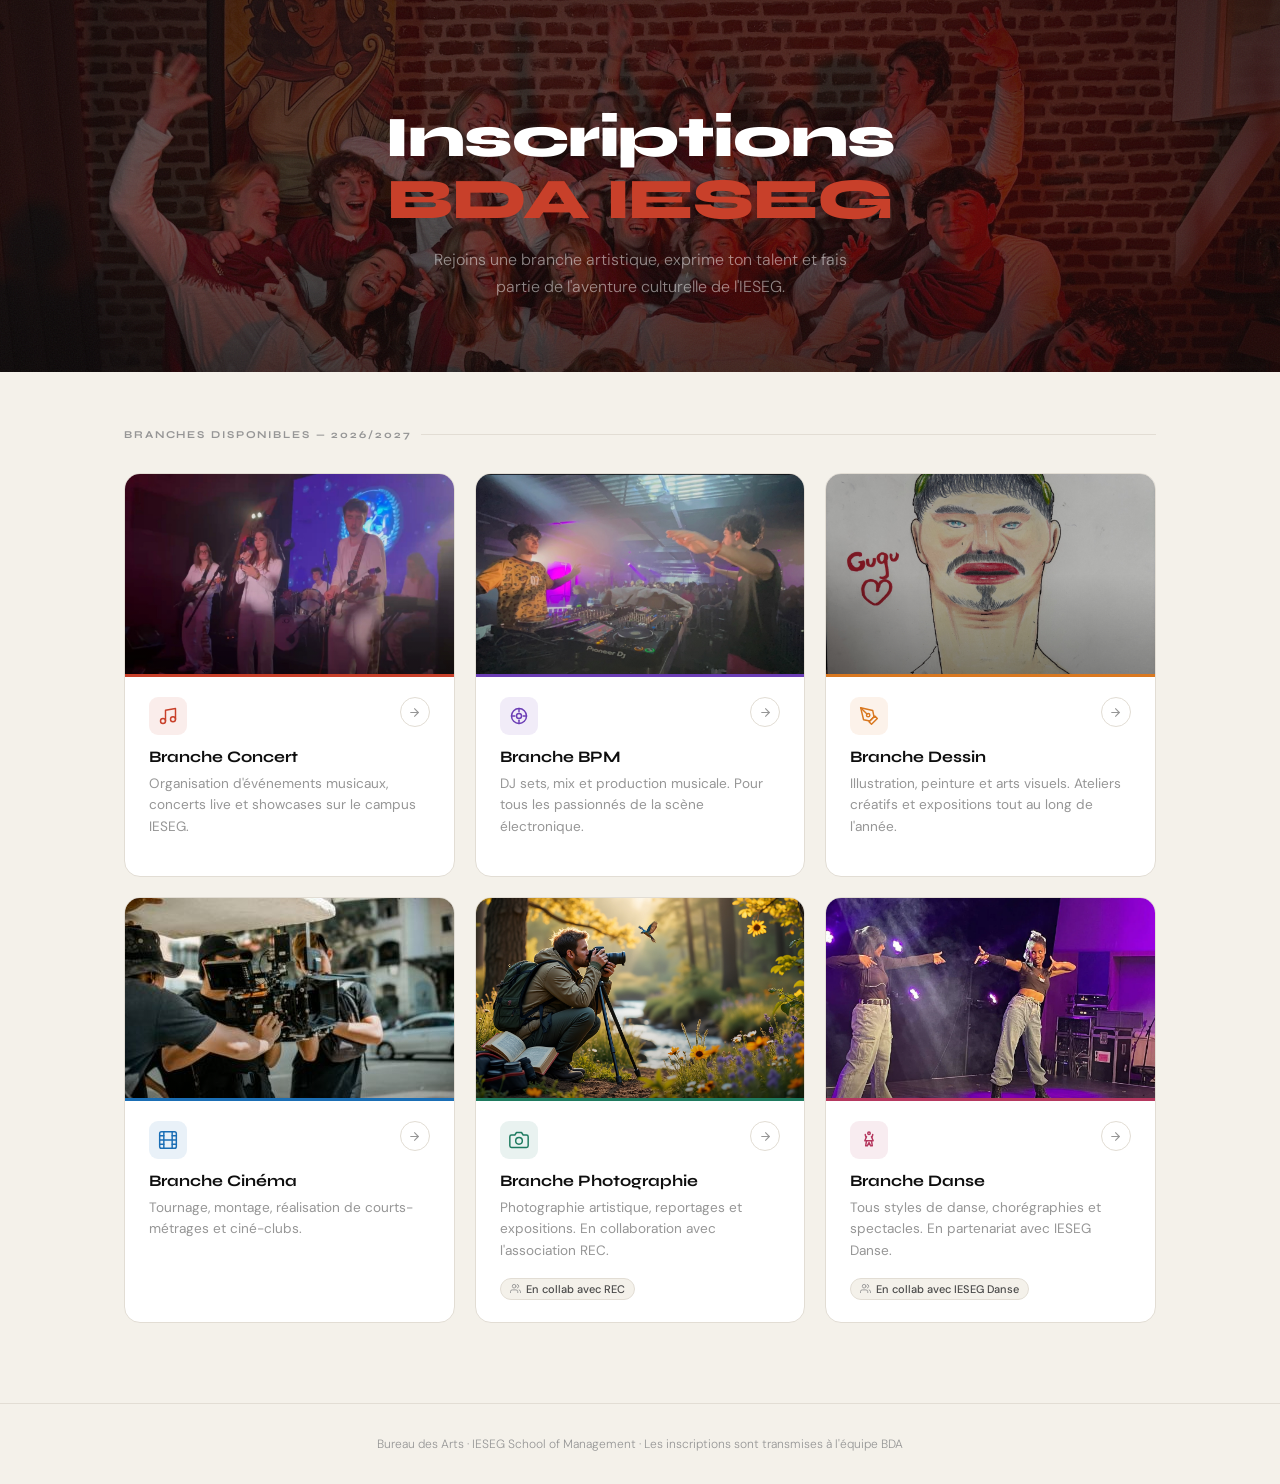
<file: index.html>
<!DOCTYPE html>
<html lang="fr">
<head>
  <meta charset="UTF-8">
  <meta name="viewport" content="width=device-width, initial-scale=1.0">
  <title>BDA IESEG — Inscriptions</title>
  <link href="https://fonts.googleapis.com/css2?family=Syne:wght@400;600;700;800&family=DM+Sans:ital,wght@0,300;0,400;0,500;1,300&display=swap" rel="stylesheet">
  <link rel="stylesheet" href="style.css">
</head>
<body>

<header>
  <div class="header-bg"></div>
  <div class="header-overlay"></div>
  <div class="header-noise"></div>
  <div class="header-line"></div>
  <h1>Inscriptions<br><em>BDA IESEG</em></h1>
  <p>Rejoins une branche artistique, exprime ton talent et fais partie de l'aventure culturelle de l'IESEG.</p>
</header>

<main>
  <div class="section-label">Branches disponibles — 2026/2027</div>
  <div class="branches-grid" id="branches-grid"></div>
</main>

<footer>Bureau des Arts · IESEG School of Management · Les inscriptions sont transmises à l'équipe BDA</footer>

<script src="branches-data.js"></script>
<script src="main.js"></script>
</body>
</html>
</file>
<file: style.css>
*, *::before, *::after {
  box-sizing: border-box;
  margin: 0;
  padding: 0;
}

:root {
  --ink:     #0e0e0e;
  --ink2:    #4a4a4a;
  --ink3:    #969696;
  --bg:      #f4f1ea;
  --surface: #ffffff;
  --border:  #e2ddd4;
  --radius:  12px;
}

html { scroll-behavior: smooth; }

body {
  font-family: 'DM Sans', sans-serif;
  background: var(--bg);
  color: var(--ink);
  min-height: 100vh;
}

/* ── HEADER ── */
header {
  background: #0e0e0e;
  color: #fff;
  padding: 5rem 2rem 4.5rem;
  text-align: center;
  position: relative;
  overflow: hidden;
}

.header-bg {
  position: absolute;
  inset: 0;
  background-image: url('hero.jpeg');
  background-size: cover;
  background-position: center 30%;
  pointer-events: none;
}

.header-overlay {
  position: absolute;
  inset: 0;
  background: linear-gradient(to bottom, rgba(10,5,5,0.72) 0%, rgba(10,5,5,0.62) 60%, rgba(10,5,5,0.78) 100%);
  pointer-events: none;
}

.header-noise {
  position: absolute;
  inset: 0;
  background-image: url("data:image/svg+xml,%3Csvg viewBox='0 0 200 200' xmlns='http://www.w3.org/2000/svg'%3E%3Cfilter id='n'%3E%3CfeTurbulence type='fractalNoise' baseFrequency='0.75' numOctaves='4' stitchTiles='stitch'/%3E%3C/filter%3E%3Crect width='100%25' height='100%25' filter='url(%23n)' opacity='0.06'/%3E%3C/svg%3E");
  background-size: 200px;
  pointer-events: none;
}

.header-line {
  width: 40px;
  height: 3px;
  background: #c8402a;
  margin: 0 auto 1.5rem;
  border-radius: 2px;
}

header h1 {
  font-family: 'Syne', sans-serif;
  font-size: clamp(2.2rem, 5vw, 3.6rem);
  font-weight: 800;
  line-height: 1.08;
  letter-spacing: -0.02em;
  margin-bottom: 1rem;
  position: relative;
  z-index: 1;
}

header h1 em {
  font-style: normal;
  color: #c8402a;
}

header p {
  font-size: 1rem;
  color: rgba(255, 255, 255, 0.5);
  max-width: 460px;
  margin: 0 auto;
  font-weight: 300;
  position: relative;
  z-index: 1;
  line-height: 1.65;
}

/* ── MAIN ── */
main {
  max-width: 1080px;
  margin: 0 auto;
  padding: 3.5rem 1.5rem 5rem;
}

.section-label {
  font-family: 'Syne', sans-serif;
  font-size: 10.5px;
  font-weight: 700;
  letter-spacing: 0.18em;
  text-transform: uppercase;
  color: var(--ink3);
  margin-bottom: 2rem;
  display: flex;
  align-items: center;
  gap: 10px;
}

.section-label::after {
  content: '';
  flex: 1;
  height: 1px;
  background: var(--border);
}

/* ── GRID ── */
.branches-grid {
  display: grid;
  grid-template-columns: repeat(auto-fill, minmax(320px, 1fr));
  gap: 1.25rem;
}

.branch-card {
  background: var(--surface);
  border: 1px solid var(--border);
  border-radius: 16px;
  cursor: pointer;
  transition: transform 0.22s ease, box-shadow 0.22s ease, border-color 0.22s ease;
  display: flex;
  flex-direction: column;
  animation: fadeUp 0.4s ease both;
  overflow: hidden;
  text-decoration: none;
  color: inherit;
}

.branch-card:nth-child(1) { animation-delay: 0.05s; }
.branch-card:nth-child(2) { animation-delay: 0.10s; }
.branch-card:nth-child(3) { animation-delay: 0.15s; }
.branch-card:nth-child(4) { animation-delay: 0.20s; }
.branch-card:nth-child(5) { animation-delay: 0.25s; }
.branch-card:nth-child(6) { animation-delay: 0.30s; }

@keyframes fadeUp {
  from { opacity: 0; transform: translateY(16px); }
  to   { opacity: 1; transform: translateY(0); }
}

.branch-card:hover {
  transform: translateY(-5px);
  box-shadow: 0 16px 40px rgba(0, 0, 0, 0.12);
  border-color: var(--card-color);
}

/* Photo zone */
.card-photo {
  width: 100%;
  height: 200px;
  overflow: hidden;
  position: relative;
  flex-shrink: 0;
}

.card-photo img {
  width: 100%;
  height: 100%;
  object-fit: cover;
  object-position: center;
  transition: transform 0.4s ease;
  display: block;
}

.branch-card:hover .card-photo img {
  transform: scale(1.05);
}

.card-photo-overlay {
  position: absolute;
  inset: 0;
  background: linear-gradient(to top, rgba(0,0,0,0.3) 0%, transparent 50%);
}

.card-accent {
  height: 3px;
  background: var(--card-color);
  width: 100%;
  flex-shrink: 0;
}

.card-body {
  padding: 1.25rem 1.5rem 1.4rem;
  display: flex;
  flex-direction: column;
  flex: 1;
}

.card-top {
  display: flex;
  align-items: flex-start;
  justify-content: space-between;
  margin-bottom: 0.75rem;
}

.card-icon {
  width: 38px;
  height: 38px;
  border-radius: 9px;
  display: flex;
  align-items: center;
  justify-content: center;
  flex-shrink: 0;
}

.card-icon svg {
  width: 20px;
  height: 20px;
  stroke-width: 1.75;
  stroke-linecap: round;
  stroke-linejoin: round;
  fill: none;
}

.card-arrow {
  width: 30px;
  height: 30px;
  border: 1px solid var(--border);
  border-radius: 50%;
  display: flex;
  align-items: center;
  justify-content: center;
  transition: background 0.15s, border-color 0.15s, transform 0.15s;
  flex-shrink: 0;
}

.card-arrow svg {
  width: 13px;
  height: 13px;
  fill: none;
  stroke: var(--ink3);
  stroke-width: 2;
  stroke-linecap: round;
  stroke-linejoin: round;
  transition: stroke 0.15s;
}

.branch-card:hover .card-arrow {
  background: var(--card-color);
  border-color: var(--card-color);
  transform: rotate(-45deg);
}

.branch-card:hover .card-arrow svg {
  stroke: #fff;
}

.branch-name {
  font-family: 'Syne', sans-serif;
  font-size: 1rem;
  font-weight: 700;
  margin-bottom: 0.4rem;
  color: var(--ink);
}

.branch-desc {
  font-size: 0.85rem;
  color: var(--ink3);
  line-height: 1.6;
  flex: 1;
  margin-bottom: 1rem;
}

.branch-collab {
  display: inline-flex;
  align-items: center;
  gap: 5px;
  font-size: 11px;
  font-weight: 500;
  color: var(--ink2);
  background: var(--bg);
  border: 1px solid var(--border);
  padding: 3px 9px;
  border-radius: 100px;
  width: fit-content;
}

.branch-collab svg {
  width: 11px;
  height: 11px;
  fill: none;
  stroke: var(--ink3);
  stroke-width: 2;
  stroke-linecap: round;
  stroke-linejoin: round;
}

/* ── MODAL ── */
.modal-overlay {
  display: none;
  position: fixed;
  inset: 0;
  background: rgba(8, 8, 12, 0.6);
  z-index: 900;
  align-items: center;
  justify-content: center;
  padding: 1rem;
}

.modal-overlay.active {
  display: flex;
}

.modal {
  background: var(--surface);
  border-radius: 18px;
  width: 100%;
  max-width: 460px;
  padding: 2.25rem 2.25rem 2rem;
  position: relative;
  animation: modalIn 0.22s ease;
  max-height: 90vh;
  overflow-y: auto;
}

@keyframes modalIn {
  from { opacity: 0; transform: scale(0.96) translateY(12px); }
  to   { opacity: 1; transform: scale(1) translateY(0); }
}

.modal-close {
  position: absolute;
  top: 1.25rem;
  right: 1.25rem;
  background: var(--bg);
  border: 1px solid var(--border);
  width: 34px;
  height: 34px;
  border-radius: 50%;
  cursor: pointer;
  display: flex;
  align-items: center;
  justify-content: center;
  transition: background 0.15s;
}

.modal-close:hover { background: var(--border); }

.modal-close svg {
  width: 14px;
  height: 14px;
  fill: none;
  stroke: var(--ink2);
  stroke-width: 2.5;
  stroke-linecap: round;
}

.modal-header {
  margin-bottom: 1.75rem;
  padding-right: 2rem;
}

.modal-tag {
  display: inline-flex;
  align-items: center;
  gap: 6px;
  font-size: 11px;
  font-weight: 700;
  font-family: 'Syne', sans-serif;
  letter-spacing: 0.1em;
  text-transform: uppercase;
  padding: 4px 11px;
  border-radius: 100px;
  margin-bottom: 0.85rem;
}

.modal-tag svg {
  width: 12px;
  height: 12px;
  fill: none;
  stroke-width: 2;
  stroke-linecap: round;
  stroke-linejoin: round;
}

.modal h2 {
  font-family: 'Syne', sans-serif;
  font-size: 1.4rem;
  font-weight: 800;
  letter-spacing: -0.02em;
  margin-bottom: 0.3rem;
}

.modal-subtitle {
  font-size: 0.875rem;
  color: var(--ink3);
  font-weight: 300;
}

/* ── FORM ── */
.form-group {
  margin-bottom: 1rem;
}

.form-group label {
  display: flex;
  align-items: center;
  gap: 5px;
  font-size: 11.5px;
  font-weight: 600;
  font-family: 'Syne', sans-serif;
  letter-spacing: 0.07em;
  text-transform: uppercase;
  color: var(--ink2);
  margin-bottom: 0.45rem;
}

.form-group label svg {
  width: 13px;
  height: 13px;
  fill: none;
  stroke: var(--ink3);
  stroke-width: 2;
  stroke-linecap: round;
  stroke-linejoin: round;
}

.form-group input {
  width: 100%;
  padding: 0.72rem 1rem;
  border: 1.5px solid var(--border);
  border-radius: 9px;
  font-family: 'DM Sans', sans-serif;
  font-size: 0.92rem;
  color: var(--ink);
  background: #fafaf8;
  outline: none;
  transition: border-color 0.15s, box-shadow 0.15s, background 0.15s;
}

.form-group input::placeholder { color: var(--ink3); }

.form-group input:focus {
  border-color: var(--focus-color, #0e0e0e);
  background: #fff;
  box-shadow: 0 0 0 3px color-mix(in srgb, var(--focus-color, #0e0e0e) 10%, transparent);
}

.form-group input.error {
  border-color: #d94f4f;
  background: #fff8f8;
}

.form-error {
  display: none;
  font-size: 12px;
  color: #d94f4f;
  margin-top: 5px;
  align-items: center;
  gap: 4px;
}

.form-group input.error + .form-error {
  display: flex;
}

.form-error svg {
  width: 12px;
  height: 12px;
  fill: none;
  stroke: #d94f4f;
  stroke-width: 2;
  stroke-linecap: round;
  flex-shrink: 0;
}

.btn-submit {
  width: 100%;
  padding: 0.9rem;
  background: var(--submit-color, #0e0e0e);
  color: #fff;
  border: none;
  border-radius: 9px;
  font-family: 'Syne', sans-serif;
  font-size: 0.95rem;
  font-weight: 700;
  cursor: pointer;
  margin-top: 0.75rem;
  letter-spacing: 0.03em;
  transition: filter 0.15s, transform 0.1s;
  display: flex;
  align-items: center;
  justify-content: center;
  gap: 8px;
}

.btn-submit svg {
  width: 16px;
  height: 16px;
  fill: none;
  stroke: #fff;
  stroke-width: 2;
  stroke-linecap: round;
  stroke-linejoin: round;
}

.btn-submit:hover  { filter: brightness(1.1); }
.btn-submit:active { transform: scale(0.98); }
.btn-submit:disabled { opacity: 0.55; cursor: not-allowed; filter: none; }

/* Spinner */
.spinner {
  width: 16px;
  height: 16px;
  border: 2px solid rgba(255, 255, 255, 0.35);
  border-top-color: #fff;
  border-radius: 50%;
  animation: spin 0.7s linear infinite;
  display: none;
}

@keyframes spin { to { transform: rotate(360deg); } }

/* ── SUCCESS ── */
.success-screen {
  display: none;
  text-align: center;
  padding: 0.5rem 0 0.25rem;
}

.success-screen.active { display: block; }

.success-icon {
  width: 60px;
  height: 60px;
  border-radius: 50%;
  background: #eaf3de;
  display: flex;
  align-items: center;
  justify-content: center;
  margin: 0 auto 1.25rem;
}

.success-icon svg {
  width: 26px;
  height: 26px;
  fill: none;
  stroke: #3b6d11;
  stroke-width: 2.5;
  stroke-linecap: round;
  stroke-linejoin: round;
}

.success-screen h3 {
  font-family: 'Syne', sans-serif;
  font-size: 1.35rem;
  font-weight: 800;
  margin-bottom: 0.5rem;
}

.success-screen p {
  font-size: 0.875rem;
  color: var(--ink3);
  margin-bottom: 1.5rem;
  line-height: 1.6;
}

.success-screen strong { color: var(--ink2); }

.btn-done {
  padding: 0.75rem 2rem;
  background: var(--ink);
  color: #fff;
  border: none;
  border-radius: 9px;
  font-family: 'Syne', sans-serif;
  font-size: 0.9rem;
  font-weight: 700;
  cursor: pointer;
  transition: opacity 0.15s;
}

.btn-done:hover { opacity: 0.8; }

/* ── ERROR BANNER ── */
.error-banner {
  display: none;
  background: #fff8f8;
  border: 1px solid #f5c1c1;
  border-radius: 8px;
  padding: 0.75rem 1rem;
  font-size: 13px;
  color: #a32d2d;
  margin-top: 0.75rem;
  align-items: center;
  gap: 8px;
}

.error-banner.active { display: flex; }

.error-banner svg {
  width: 16px;
  height: 16px;
  fill: none;
  stroke: #a32d2d;
  stroke-width: 2;
  stroke-linecap: round;
  flex-shrink: 0;
}

/* ── FOOTER ── */
footer {
  text-align: center;
  padding: 2rem 1rem;
  font-size: 12px;
  color: var(--ink3);
  border-top: 1px solid var(--border);
  font-weight: 300;
}
</file>
<file: branche.css>
/* ── NAV ── */
.topnav {
  position: sticky;
  top: 0;
  z-index: 100;
  background: rgba(14, 14, 14, 0.92);
  backdrop-filter: blur(12px);
  -webkit-backdrop-filter: blur(12px);
  display: flex;
  align-items: center;
  justify-content: space-between;
  padding: 0.9rem 2rem;
  border-bottom: 1px solid rgba(255,255,255,0.07);
}

.back-link {
  display: inline-flex;
  align-items: center;
  gap: 7px;
  font-family: 'Syne', sans-serif;
  font-size: 13px;
  font-weight: 600;
  color: rgba(255,255,255,0.7);
  text-decoration: none;
  letter-spacing: 0.03em;
  transition: color 0.15s;
}

.back-link:hover { color: #fff; }

.back-link svg {
  width: 16px;
  height: 16px;
  fill: none;
  stroke: currentColor;
  stroke-width: 2;
  stroke-linecap: round;
  stroke-linejoin: round;
  transition: transform 0.15s;
}

.back-link:hover svg { transform: translateX(-3px); }

.nav-brand {
  font-family: 'Syne', sans-serif;
  font-size: 12px;
  font-weight: 800;
  letter-spacing: 0.12em;
  text-transform: uppercase;
  color: rgba(255,255,255,0.35);
}

/* ── HERO ── */
.branch-hero {
  position: relative;
  height: 480px;
  overflow: hidden;
}

.branch-hero-img-wrap {
  position: absolute;
  inset: 0;
}

.branch-hero-img-wrap img {
  width: 100%;
  height: 100%;
  object-fit: cover;
  display: block;
}

.branch-hero-overlay {
  position: absolute;
  inset: 0;
  background: linear-gradient(
    to bottom,
    rgba(8,8,12,0.3) 0%,
    rgba(8,8,12,0.2) 40%,
    rgba(8,8,12,0.75) 80%,
    rgba(8,8,12,0.95) 100%
  );
}

.branch-hero-content {
  position: absolute;
  bottom: 0;
  left: 0;
  right: 0;
  padding: 2.5rem 3rem;
  max-width: 800px;
}

.branch-tag {
  display: inline-flex;
  align-items: center;
  gap: 6px;
  font-family: 'Syne', sans-serif;
  font-size: 11px;
  font-weight: 700;
  letter-spacing: 0.12em;
  text-transform: uppercase;
  padding: 4px 12px;
  border-radius: 100px;
  margin-bottom: 1rem;
}

.branch-tag svg {
  width: 12px;
  height: 12px;
  fill: none;
  stroke-width: 2;
  stroke-linecap: round;
  stroke-linejoin: round;
}

.branch-hero-content h1 {
  font-family: 'Syne', sans-serif;
  font-size: clamp(2rem, 4.5vw, 3.2rem);
  font-weight: 800;
  color: #fff;
  line-height: 1.08;
  letter-spacing: -0.02em;
  margin-bottom: 0.75rem;
}

.branch-tagline {
  font-size: 1rem;
  color: rgba(255,255,255,0.6);
  font-weight: 300;
  max-width: 480px;
  line-height: 1.6;
  margin-bottom: 1rem;
}

.branch-collab-hero {
  display: none;
  align-items: center;
  gap: 6px;
  font-size: 12px;
  font-weight: 500;
  color: rgba(255,255,255,0.55);
  font-family: 'DM Sans', sans-serif;
}

/* ── MAIN CONTENT ── */
.branch-main {
  max-width: 820px;
  margin: 0 auto;
  padding: 3.5rem 2rem 5rem;
}

.branch-section {
  margin-bottom: 3.5rem;
}

.branch-section-label {
  font-family: 'Syne', sans-serif;
  font-size: 10.5px;
  font-weight: 700;
  letter-spacing: 0.18em;
  text-transform: uppercase;
  color: var(--ink3);
  margin-bottom: 1.5rem;
  display: flex;
  align-items: center;
  gap: 10px;
}

.branch-section-label::after {
  content: '';
  flex: 1;
  height: 1px;
  background: var(--border);
}

/* Description */
.branch-description p {
  font-size: 1rem;
  line-height: 1.8;
  color: var(--ink2);
  margin-bottom: 1.25rem;
  font-weight: 300;
}

.branch-description p:last-child { margin-bottom: 0; }

/* Activities grid */
.branch-activities {
  display: grid;
  grid-template-columns: repeat(auto-fill, minmax(200px, 1fr));
  gap: 0.85rem;
}

.activity-item {
  display: flex;
  align-items: center;
  gap: 12px;
  background: var(--surface);
  border: 1px solid var(--border);
  border-radius: 10px;
  padding: 0.9rem 1rem;
  font-size: 0.875rem;
  font-weight: 500;
  color: var(--ink2);
  transition: border-color 0.15s, transform 0.15s;
}

.activity-item:hover {
  border-color: var(--branch-accent, var(--ink3));
  transform: translateY(-2px);
}

.activity-icon {
  width: 36px;
  height: 36px;
  border-radius: 8px;
  display: flex;
  align-items: center;
  justify-content: center;
  flex-shrink: 0;
}

.activity-icon svg {
  width: 18px;
  height: 18px;
  fill: none;
  stroke: currentColor;
  stroke-width: 1.75;
  stroke-linecap: round;
  stroke-linejoin: round;
}

/* ── FORM CARD ── */
.form-section {
  margin-bottom: 0;
}

.form-card {
  background: var(--surface);
  border: 1px solid var(--border);
  border-radius: 18px;
  padding: 2.25rem 2.5rem 2.5rem;
}

.form-card-header {
  margin-bottom: 2rem;
  padding-bottom: 1.5rem;
  border-bottom: 1px solid var(--border);
}

.form-card-title {
  font-family: 'Syne', sans-serif;
  font-size: 1.35rem;
  font-weight: 800;
  letter-spacing: -0.02em;
  margin-bottom: 0.35rem;
  color: var(--ink);
}

.form-card-sub {
  font-size: 0.875rem;
  color: var(--ink3);
  font-weight: 300;
}

.form-row {
  display: grid;
  grid-template-columns: 1fr 1fr;
  gap: 1rem;
  margin-bottom: 0;
}

@media (max-width: 560px) {
  .form-row { grid-template-columns: 1fr; }
  .branch-hero-content { padding: 2rem 1.5rem; }
  .branch-main { padding: 2rem 1.25rem 4rem; }
  .form-card { padding: 1.5rem 1.25rem 1.75rem; }
}

/* Success */
.btn-back-home {
  display: inline-flex;
  align-items: center;
  gap: 8px;
  padding: 0.75rem 1.5rem;
  background: var(--ink);
  color: #fff;
  border-radius: 9px;
  font-family: 'Syne', sans-serif;
  font-size: 0.9rem;
  font-weight: 700;
  text-decoration: none;
  transition: opacity 0.15s;
  margin-top: 0.5rem;
}

.btn-back-home:hover { opacity: 0.8; }

/* Override modal ref in branche.js (no modal on this page) */
#modal { display: none !important; }
</file>
